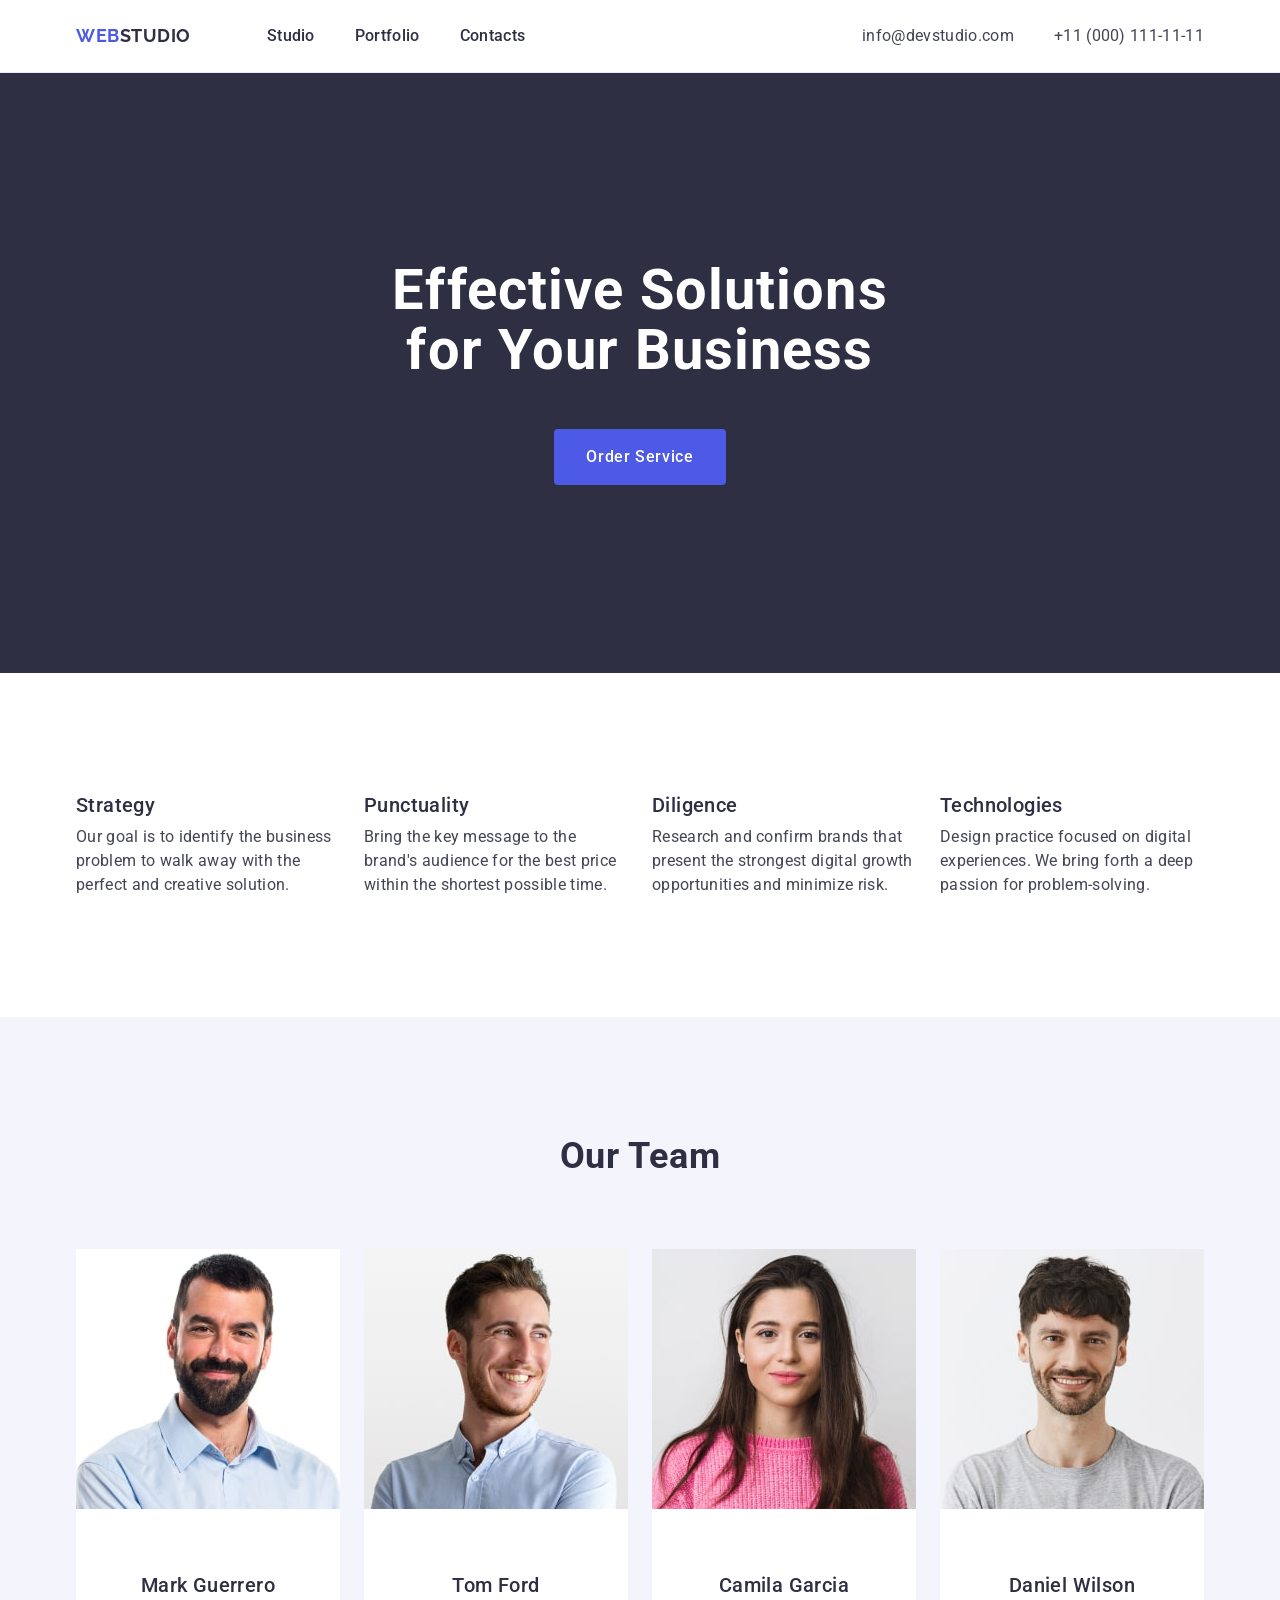
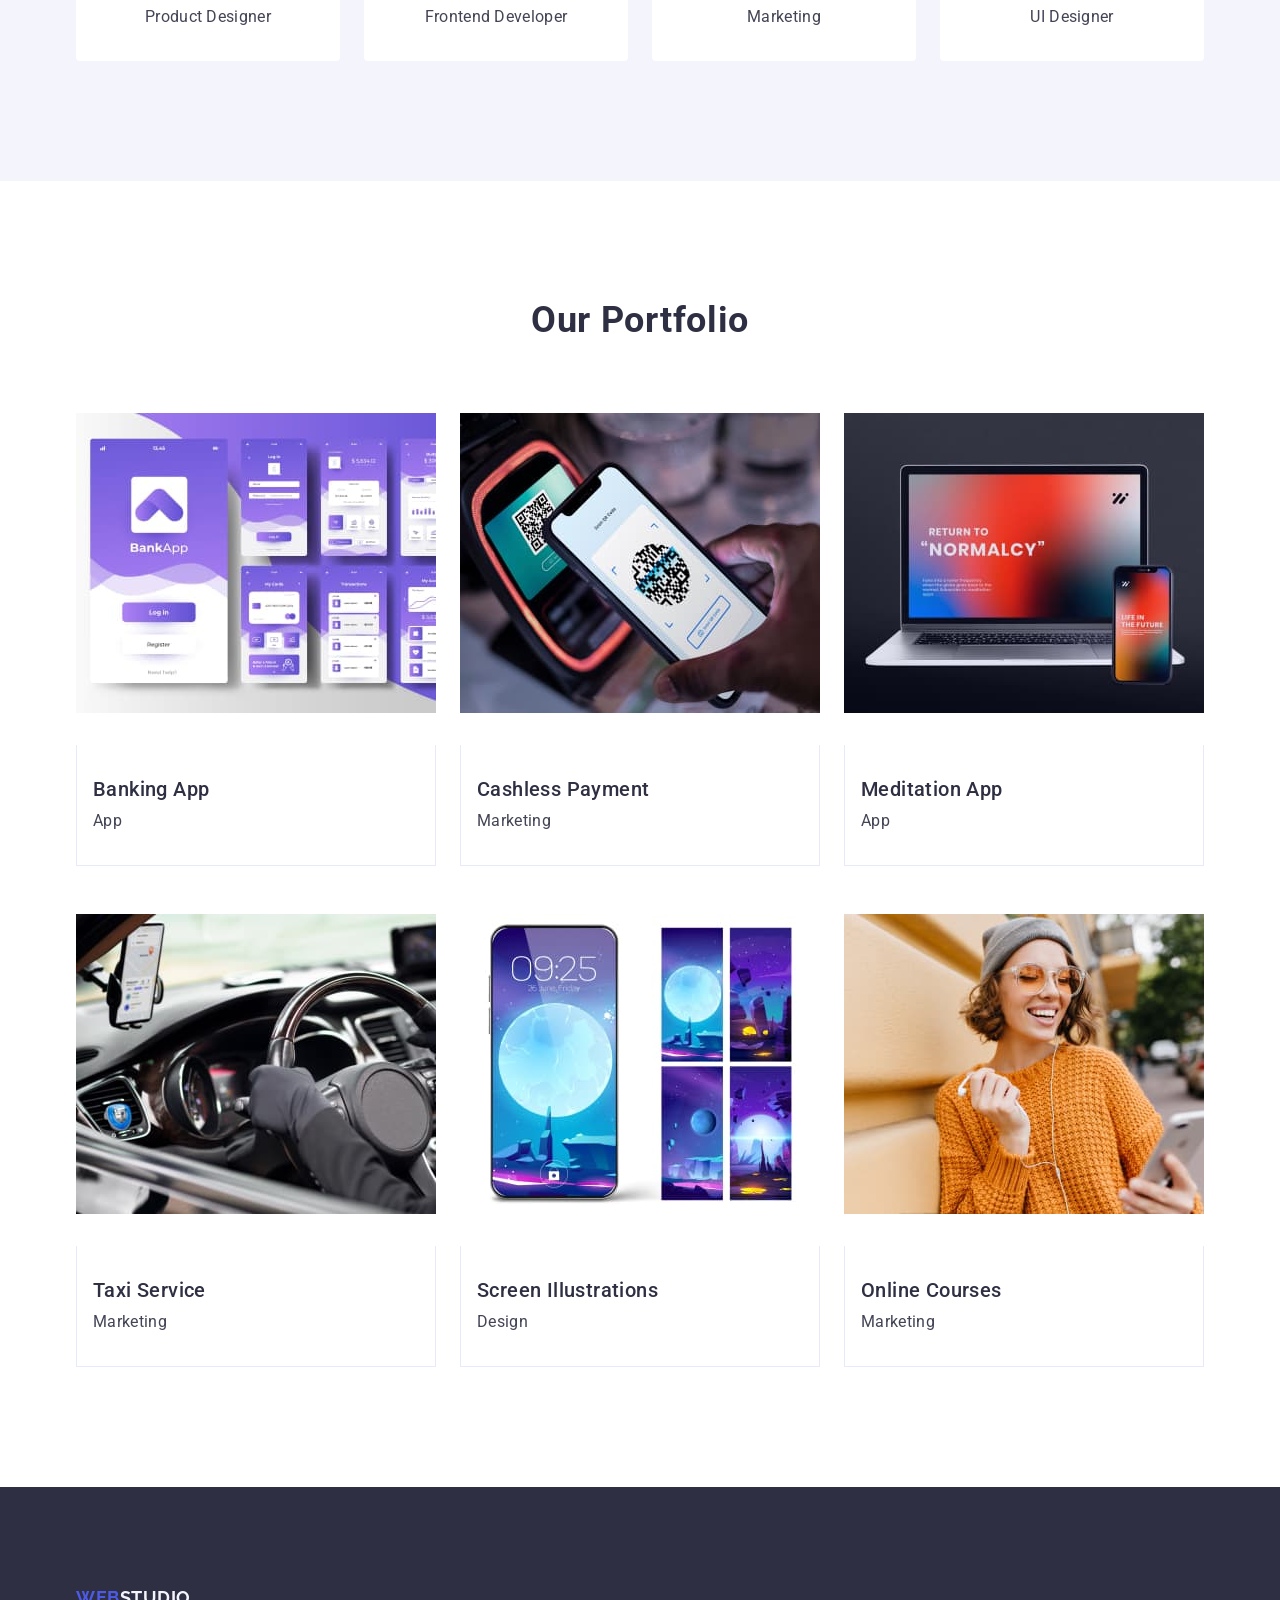
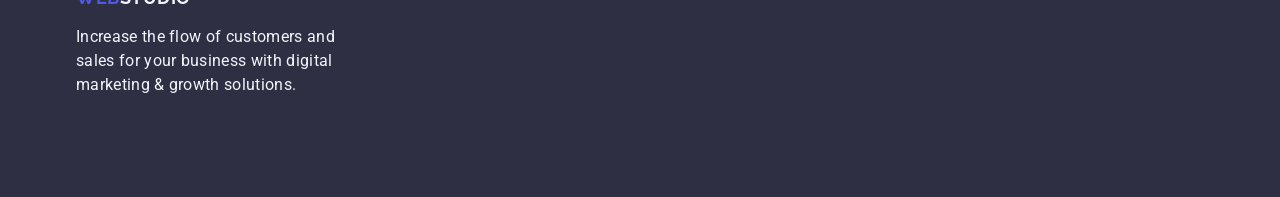
<file: index.html>
<!DOCTYPE html>
<html lang="en">
  <head>
    <meta charset="UTF-8" />
    <meta name="viewport" content="width=device-width, initial-scale=1.0" />
    <title>Web Studio</title>
    <link rel="preconnect" href="https://fonts.googleapis.com" />
    <link rel="preconnect" href="https://fonts.gstatic.com" crossorigin />
    <link
      href="https://fonts.googleapis.com/css2?family=Raleway:wght@700&family=Roboto:wght@400;500;700&display=swap"
      rel="stylesheet"
    />
    <link
      rel="stylesheet"
      href="https://cdn.jsdelivr.net/npm/modern-normalize@2.0.0/modern-normalize.min.css"
    />

    <link rel="stylesheet" href="./css/styles.css" />
  </head>
  <body>
    <!--Header-->
    <header class="header">
      <div class="container header-container">
        <nav class="header-navigation">
          <a class="header-logo" href="./index.html"
            >Web<span class="header-logo-span">Studio</span></a
          >
          <ul class="header-menu-list">
            <li class="header-menu-item">
              <a class="header-menu-link" href="./index.html">Studio</a>
            </li>
            <li class="header-menu-item">
              <a class="header-menu-link" href="">Portfolio</a>
            </li>
            <li class="header-menu-item">
              <a class="header-menu-link" href="">Contacts</a>
            </li>
          </ul>
        </nav>
        <address class="address-list">
          <ul class="address-menu-list">
            <li class="addres-menu-item">
              <a class="address-menu-link" href="mailto:info@devstudio.com"
                >info@devstudio.com</a
              >
            </li>
            <li class="addres-menu-item">
              <a class="address-menu-link" href="tel:+110001111111"
                >+11 (000) 111-11-11</a
              >
            </li>
          </ul>
        </address>
      </div>
    </header>

    <main>
      <!--First Section-->
      <section class="hero">
        <div class="container">
          <h1 class="hero-title">Effective Solutions for Your Business</h1>
          <button class="hero-btn" type="button">Order Service</button>
        </div>
      </section>

      <!--Second section-->
      <section class="features">
        <div class="container">
          <h2 class="visually-hidden">Our features</h2>
          <ul class="features-menu-list">
            <li class="features-menu-item">
              <h3 class="features-menu-subtitle">Strategy</h3>
              <p class="features-menu-text">
                Our goal is to identify the business problem to walk away with
                the perfect and creative solution.
              </p>
            </li>
            <li class="features-menu-item">
              <h3 class="features-menu-subtitle">Punctuality</h3>
              <p class="features-menu-text">
                Bring the key message to the brand's audience for the best price
                within the shortest possible time.
              </p>
            </li>
            <li class="features-menu-item">
              <h3 class="features-menu-subtitle">Diligence</h3>
              <p class="features-menu-text">
                Research and confirm brands that present the strongest digital
                growth opportunities and minimize risk.
              </p>
            </li>
            <li class="features-menu-item">
              <h3 class="features-menu-subtitle">Technologies</h3>
              <p class="features-menu-text">
                Design practice focused on digital experiences. We bring forth a
                deep passion for problem-solving.
              </p>
            </li>
          </ul>
        </div>
      </section>

      <!--Third cection-->
      <section class="team">
        <div class="container">
          <h2 class="team-title">Our Team</h2>
          <ul class="team-menu-list">
            <li class="team-menu-item">
              <img
                class="team-menu-img"
                src="./images/img1.jpg"
                alt="man with a dark beard in a light blue shirt"
                width="264"
              />
              <div class="team-menu-name">
                <h3 class="team-menu-subtitle">Mark Guerrero</h3>
                <p class="team-menu-text">Product Designer</p>
              </div>
            </li>
            <li class="team-menu-item">
              <img
                class="team-menu-img"
                src="./images/img2.jpg"
                alt="man with blond hair and beautiful smile"
                width="264"
              />
              <div class="team-menu-name">
                <h3 class="team-menu-subtitle">Tom Ford</h3>
                <p class="team-menu-text">Frontend Developer</p>
              </div>
            </li>
            <li class="team-menu-item">
              <img
                class="team-menu-img"
                src="./images/img3.jpg"
                alt="woman in a pink jacket with long dark hair"
                width="264"
              />
              <div class="team-menu-name">
                <h3 class="team-menu-subtitle">Camila Garcia</h3>
                <p class="team-menu-text">Marketing</p>
              </div>
            </li>
            <li class="team-menu-item">
              <img
                class="team-menu-img"
                src="./images/img4.jpg"
                alt="young smiling guy in a gray jacket"
                width="264"
              />
              <div class="team-menu-name">
                <h3 class="team-menu-subtitle">Daniel Wilson</h3>
                <p class="team-menu-text">UI Designer</p>
              </div>
            </li>
          </ul>
        </div>
      </section>

      <!--Fourth cection-->
      <section class="portfolio" id="portfolio">
        <div class="container">
          <h2 class="portfolio-title">Our Portfolio</h2>
          <ul class="portfolio-menu-list">
            <li class="portfolio-menu-item">
              <img
                class="portfolio-menu-img"
                src="./images/portfolio1.jpg"
                alt="bank app"
                width="360"
                height="300"
              />
              <div class="portfolio-menu-name">
                <h3 class="portfolio-menu-subtitle">Banking App</h3>
                <p class="portfolio-menu-text">App</p>
              </div>
            </li>
            <li class="portfolio-menu-item">
              <img
                class="portfolio-menu-img"
                src="./images/portfolio2.jpg"
                alt="qr scanner "
                width="360"
                height="300"
              />
              <div class="portfolio-menu-name">
                <h3 class="portfolio-menu-subtitle">Cashless Payment</h3>
                <p class="portfolio-menu-text">Marketing</p>
              </div>
            </li>
            <li class="portfolio-menu-item">
              <img
                class="portfolio-menu-img"
                src="./images/portfolio3.jpg"
                alt="notebook and phone"
                width="360"
                height="300"
              />
              <div class="portfolio-menu-name">
                <h3 class="portfolio-menu-subtitle">Meditation App</h3>
                <p class="portfolio-menu-text">App</p>
              </div>
            </li>
            <li class="portfolio-menu-item">
              <img
                class="portfolio-menu-img"
                src="./images/portfolio4.jpg"
                alt="car inside"
                width="360"
                height="300"
              />
              <div class="portfolio-menu-name">
                <h3 class="portfolio-menu-subtitle">Taxi Service</h3>
                <p class="portfolio-menu-text">Marketing</p>
              </div>
            </li>
            <li class="portfolio-menu-item">
              <img
                class="portfolio-menu-img"
                src="./images/portfolio5.jpg"
                alt="screen photo "
                width="360"
                height="300"
              />
              <div class="portfolio-menu-name">
                <h3 class="portfolio-menu-subtitle">Screen Illustrations</h3>
                <p class="portfolio-menu-text">Design</p>
              </div>
            </li>
            <li class="portfolio-menu-item">
              <img
                class="portfolio-menu-img"
                src="./images/portfolio6.jpg"
                alt="beautiful girl"
                width="360"
                height="300"
              />
              <div class="portfolio-menu-name">
                <h3 class="portfolio-menu-subtitle">Online Courses</h3>
                <p class="portfolio-menu-text">Marketing</p>
              </div>
            </li>
          </ul>
        </div>
      </section>
    </main>

    <!--Footer-->
    <footer class="footer">
      <div class="container">
        <a class="footer-logo" href="./index.html"
          >Web<span class="footer-logo-span">Studio</span></a
        >
        <p class="footer-text">
          Increase the flow of customers and sales for your business with
          digital marketing & growth solutions.
        </p>
      </div>
    </footer>
  </body>
</html>
</file>
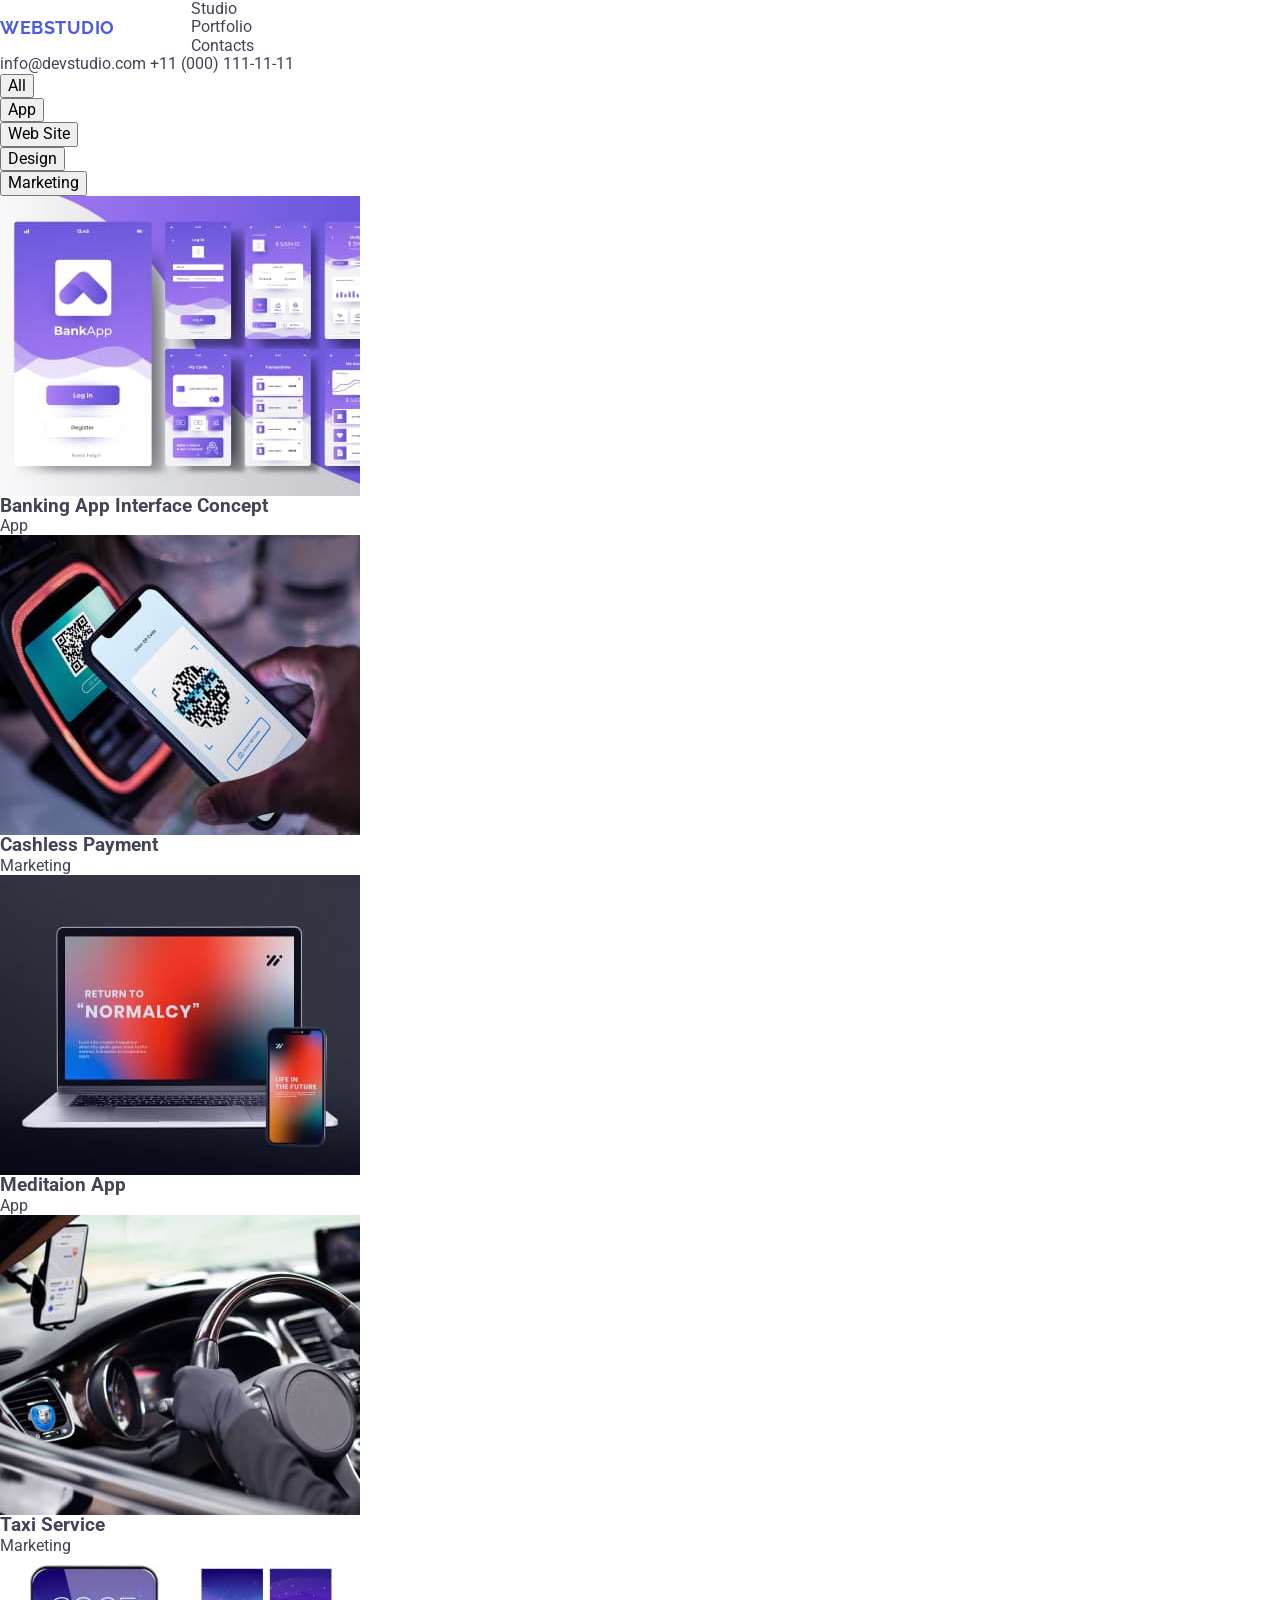
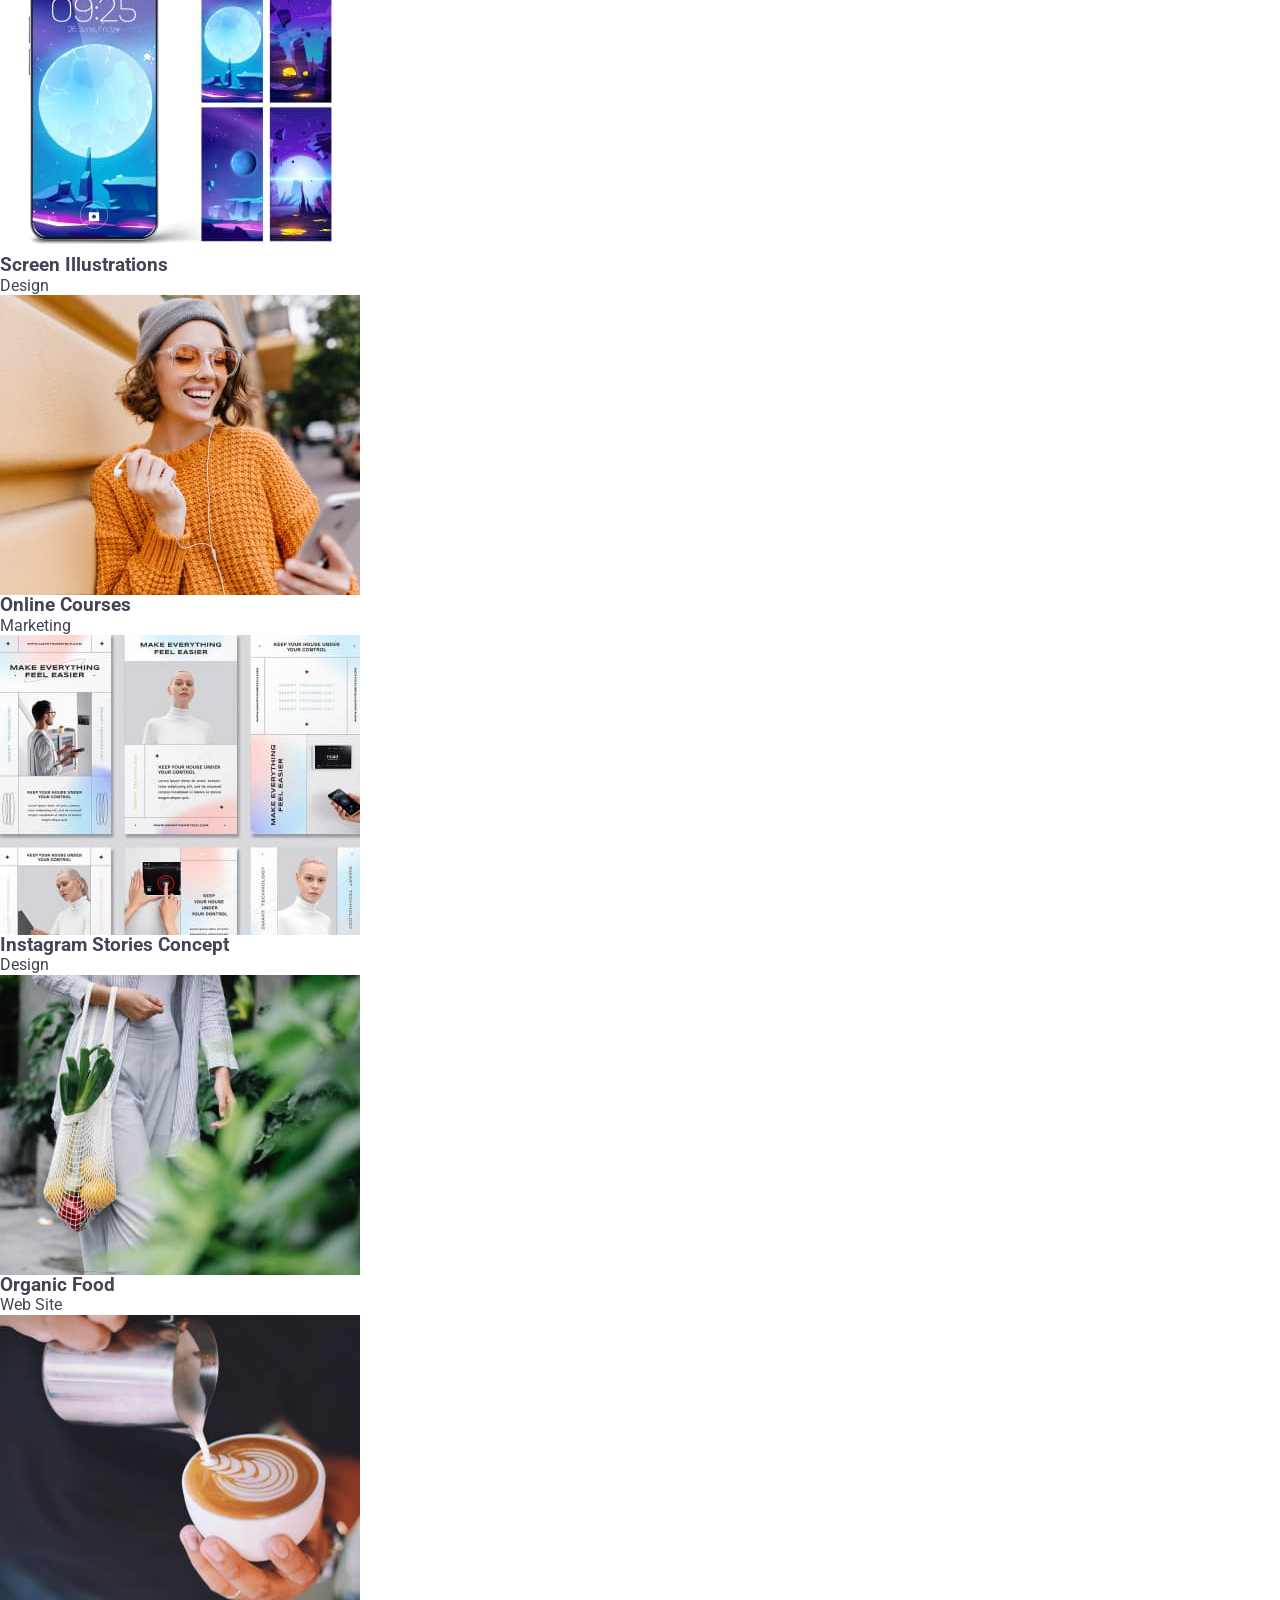
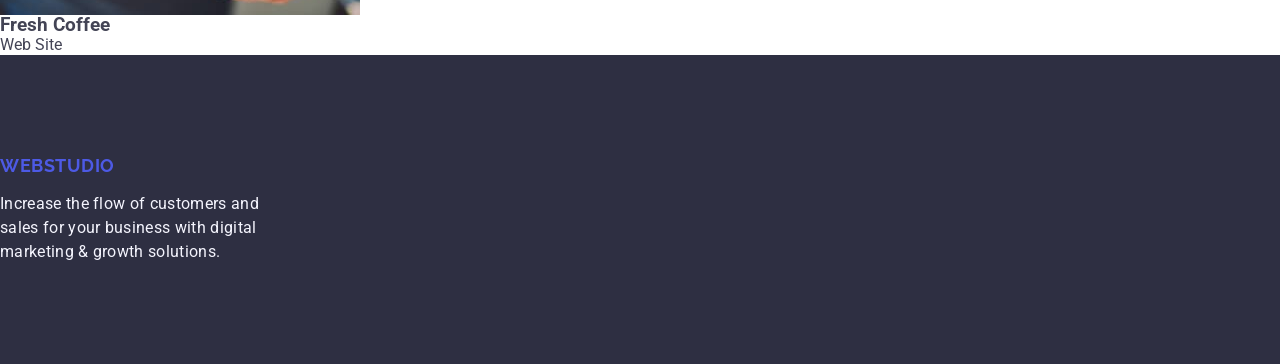
<file: portfolio.html>
<!DOCTYPE html>
<html lang="en">
<head>
    <meta charset="UTF-8">
    <meta http-equiv="X-UA-Compatible" content="IE=edge">
    <meta name="viewport" content="width=device-width, initial-scale=1.0">
    <title>WebStudio</title>
    <link rel="preconnect" href="https://fonts.googleapis.com">
    <link rel="preconnect" href="https://fonts.gstatic.com" crossorigin>
    <link href="https://fonts.googleapis.com/css2?family=Raleway:wght@800&family=Roboto:wght@400;500;700;900&display=swap" rel="stylesheet">
    <link rel="stylesheet" href="https://cdnjs.cloudflare.com/ajax/libs/modern-normalize/1.1.0/modern-normalize.min.css" integrity="sha512-wpPYUAdjBVSE4KJnH1VR1HeZfpl1ub8YT/NKx4PuQ5NmX2tKuGu6U/JRp5y+Y8XG2tV+wKQpNHVUX03MfMFn9Q==" crossorigin="anonymous" referrerpolicy="no-referrer" />
    <link rel="stylesheet" href="./css/styles.css">
</head>
<body class="">
    <!--Page 2 header -->
    <header class="header-section">
    <!-- Logo text, navigation and contakts-->
            <div class="conteiner">
                <nav class="header-navigation">
                    <a href="" class="header-logo link">Web<span class="span-logo">Studio</span></a>
                        <ul class="header-list list">
                          <li class="header-item"><a class="header-link link" href="./index.html">Studio</a></li>
                          <li class="header-item"><a class="header-link link" href="./portfolio.html">Portfolio</a></li>
                          <li class="header-item"><a class="header-link link" href="">Contacts</a></li>
                        </ul>   
                </nav>
                 <a class="header-mail link" href="">info@devstudio.com</a>
                 <a class="header-tel link" href="tel:+110001111111">+11 (000) 111-11-11</a> 
            </div>
    </header>
        <!--Section 1 page 2 -->
        <main class="all-page">
        <section class="">
           <div class="conteiner">
                <h1 class="navigation visually-hidden">Navigation</h1>
                <ul class="list-button list">
                    <li class="list-button-item">
                        <button class="btn" type="button">All</button></li>
                    <li class="list-button-item">
                        <button class="btn" type="button">App</button></li>
                    <li class="list-button-item">
                        <button class="btn" type="button">Web Site</button></li>
                    <li class="list-button-item">
                        <button class="btn" type="button">Design</button></li>
                    <li class="list-button-item">
                        <button class="btn" type="button">Marketing</button></li>
                </ul>
           </div>
        </section>
        <!-- Section 2 page 2 -->
        <section class="">
            <div class="conteiner">
                <h2 class="title visually-hidden">All menu</h2>
                <ul class="list-menu list">
                    <li class="list-menu-item">
                        <img class="" src="./img/img1all.jpg" alt="application icon list" width="360">
                        <h3 class="list-menu-title">Banking App Interface Concept</h3>
                        <p class="list-menu-text">App</p>
                    </li>
                   <li class="list-menu-item">
                        <img class="" src="./img/img2all.jpg" alt="scan qr-code with phone" width="360">
                        <h3 class="list-menu-title">Cashless Payment</h3>
                        <p class="list-menu-text">Marketing</p>
                   </li>
                    <li class="list-menu-item">
                        <img class="" src="./img/img3all.jpg" alt="website on laptop and phone" width="360">
                        <h3 class="list-menu-title">Meditaion App</h3>
                        <p class="list-menu-text">App</p>
                    </li>
                    <li class="list-menu-item">
                        <img class="" src="./img/img4all.jpg" alt="phone app in the car" width="360">
                        <h3 class="list-menu-title">Taxi Service</h3>
                        <p class="list-menu-text">Marketing</p>
                    </li>
                    <li class="list-menu-item">
                        <img class="" src="./img/img5all.jpg" alt="Phone with different screensavers for your phone" width="360">
                        <h3 class="list-menu-title">Screen Illustrations</h3>
                        <p class="list-menu-text">Design</p>
                    </li>
                    <li class="list-menu-item">
                        <img class="" src="./img/img6all.jpg" alt="happy girl in orange sweater and gray cap" width="360">
                        <h3 class="list-menu-title">Online Courses</h3>
                        <p class="list-menu-text">Marketing</p>
                    </li>
                    <li class="list-menu-item">
                        <img class="" src="./img/img7all.jpg" alt="layouts instagram stories " width="360">
                        <h3 class="list-menu-title">Instagram Stories Concept</h3>
                        <p class="list-menu-text">Design</p>
                    </li>
                    <li class="list-menu-item">
                        <img class="" src="./img/img8all.jpg" alt="body of a woman with a bag of vegetables" width="360">
                        <h3 class="list-menu-title">Organic Food</h3>
                        <p class="list-menu-text">Web Site</p>
                    </li>
                    <li class="list-menu-item">
                        <img class="" src="./img/img9all.jpg" alt="cup of coffe cappuccino" width="360">
                        <h3 class="list-menu-title">Fresh Coffee</h3>
                        <p class="list-menu-text">Web Site</p>
                    </li>
                </ul>
            </div>
        </section>
        </main>
         <!-- footer -->
         <footer class="footer">
            <div class="conteiner">
                <a href="" class="footer-logo link">Web<span class="span-footer-logo">Studio</span></a>
                <p class="footer-text">Increase the flow of customers and sales for your business with digital marketing & growth solutions.</p>
            </div>
        </footer>
    </body>
    </html>
</file>
<file: css/styles.css>
body {
  font-family: "Roboto", sans-serif;
  color: #434455;
  background: #fff;
}

p,
h1,
h2,
h3,
h4,
h5,
h6 {
  margin-top: 0;
  margin-bottom: 0;
}

ul {
  list-style: none;
  margin-top: 0;
  margin-bottom: 0;
  padding-left: 0;
}

a {
  text-decoration: none;
  color: currentColor;
}

button {
  cursor: pointer;
}

img {
  display: block;
}

address {
  font-style: normal;
}

.container {
  width: 1158px;
  padding-right: 15px;
  padding-left: 15px;
  margin: 0 auto;
  /* outline: 2px solid red; */
}

/* ====================HEADER======================== */

.header {
  padding-top: 24px;
  padding-bottom: 24px;
  border-bottom: 1px solid #e7e9fc;
}

.header-container {
  display: flex;
  align-items: center;
}

.header-navigation {
  display: flex;
  align-items: center;
  margin-right: auto;
  /* flex-grow: 1;
  justify-content: space-between; */
}

.header-logo {
  font-family: "Raleway", sans-serif;
  color: #4d5ae5;
  font-size: 18px;
  font-weight: 700;
  line-height: 1.17; /* 116.667% */
  letter-spacing: 0.03em;
  text-transform: uppercase;
  margin-right: 76px;
}

.header-logo-span {
  font-family: "Raleway", sans-serif;
  color: #2e2f42;
  font-family: Raleway;
  font-size: 18px;
  font-weight: 700;
  line-height: 1.17; /* 116.667% */
  letter-spacing: 0.03em;
  text-transform: uppercase;
}

.header-menu-list {
  display: flex;
  gap: 40px;
}

.header-menu-item {
}

.header-menu-link {
  font-size: 16px;
  font-weight: 500;
  line-height: 1.5; /* 150% */
  letter-spacing: 0.02em;
  color: #2e2f42;
  padding-top: 24px;
  padding-bottom: 24px;
}

.header-menu-link:hover,
.header-menu-link:focus {
  color: #404bbf;
}

.address-list {
  font-style: normal;
}

.address-menu-list {
  display: flex;
  gap: 40px;
}

.addres-menu-item {
}

.address-menu-link {
  font-size: 16px;
  font-weight: 400;
  line-height: 1.5; /* 150% */
  letter-spacing: 0.02em;
  color: #434455;
}

.address-menu-link:hover,
.address-menu-link:focus {
  color: #404bbf;
}

/* ============================================== */

/* ===================FIRST SECTION============== */

.hero {
  background-color: #2e2f42;
  padding-top: 188px;
  padding-bottom: 188px;
}
.hero-title {
  color: var(--WHITE, #fff);
  text-align: center;
  font-size: 56px;
  font-weight: 700;
  line-height: 1.07;
  letter-spacing: 0.02em;
  max-width: 496px;
  margin: 0 auto;
  margin-bottom: 48px;
}
.hero-btn {
  color: var(--WHITE, #fff);
  font-family: inherit;
  font-size: 16px;
  font-weight: 500;
  line-height: 24px;
  letter-spacing: 0.64px;
  cursor: pointer;
  background-color: #4d5ae5;
  display: block;
  min-width: 169px;
  height: 56px;
  border: none;
  padding: 16px 32px;
  border-radius: 4px;
  margin: 0 auto; /*!Чи потрібна у кнопці ця властивість?*/
}

.hero-btn:hover,
.hero-btn:focus {
  background-color: #404bbf;
}

/* ============================================== */

/* ==================SECOND SECTION============== */

.features {
  padding-top: 120px;
  padding-bottom: 120px;
}

.visually-hidden {
  position: absolute;
  width: 1px;
  height: 1px;
  margin: -1px;
  border: 0;
  padding: 0;

  white-space: nowrap;
  clip-path: inset(100%);
  clip: rect(0 0 0 0);
  overflow: hidden;
}

.features-menu-list {
  display: flex;
  gap: 24px;
}

.features-menu-item {
  width: calc((100% - 3 * 24px) / 4);
}

.features-menu-subtitle {
  color: #2e2f42;
  font-size: 20px;
  font-weight: 500;
  line-height: 1.2; /* 120% */
  letter-spacing: 0.02em;
  margin-bottom: 8px;
}
.features-menu-text {
  color: #434455;
  font-size: 16px;
  line-height: 1.5; /* 150% */
  letter-spacing: 0.02em;
}

/* ============================================== */

/* ==============THIRD SECTION================= */

.team {
  background-color: #f4f4fd;
  padding-top: 120px;
  padding-bottom: 120px;
}
.team-title {
  color: #2e2f42;
  text-align: center;
  font-size: 36px;
  font-weight: 700;
  line-height: 1.11; /* 111.111% */
  letter-spacing: 0.02em;
  text-transform: capitalize;
  margin-bottom: 72px;
}
.team-menu-list {
  background-color: #f4f4fd;
  display: flex;
  gap: 24px;
  align-items: center;
}
.team-menu-item {
  background-color: #ffffff;
  width: calc((100% - 3 * 24px) / 4);
  border-radius: 0px 0px 4px 4px;
}
.team-menu-img {
  margin-bottom: 32px;
}

.team-menu-name {
  padding: 32px 0;
}

.team-menu-subtitle {
  color: #2e2f42;
  text-align: center;
  font-size: 20px;
  font-weight: 500;
  line-height: 1.2; /* 120% */
  letter-spacing: 0.02em;
  margin-bottom: 8px;
  text-align: center;
}
.team-menu-text {
  color: #434455;
  text-align: center;
  font-size: 16px;
  line-height: 1.5; /* 150% */
  letter-spacing: 0.02em;
  text-align: center;
}

/* ================================================ */

/* ==============FOURTH SECTION==================== */

.portfolio {
  padding-top: 120px;
  padding-bottom: 120px;
}
.portfolio-title {
  color: #2e2f42;
  text-align: center;
  font-size: 36px;
  font-weight: 700;
  line-height: 1.11; /* 111.111% */
  letter-spacing: 0.02em;
  text-transform: capitalize;
  margin-bottom: 72px;
}

.portfolio-menu-list {
  display: flex;
  flex-wrap: wrap;
  column-gap: 24px;
  row-gap: 48px;
}

.portfolio-menu-item {
  width: calc((100% - 2 * 24px) / 3);
  border-radius: 0px 0px 4px 4px;
}
.portfolio-menu-img {
  margin-bottom: 32px;
}

.portfolio-menu-name {
  padding: 32px 16px;
  border: 1px solid #e7e9fc;
  border-top: none;
}

.portfolio-menu-subtitle {
  color: #2e2f42;
  font-size: 20px;
  font-weight: 500;
  line-height: 1.2; /* 120% */
  letter-spacing: 0.02em;
  margin-bottom: 8px;
}
.portfolio-menu-text {
  color: #434455;
  font-size: 16px;
  line-height: 1.5;
  letter-spacing: 0.02em;
}

/* ================================================ */

/* =====================FOOTER===================== */

.footer {
  background: #2e2f42;
  padding-top: 100px;
  padding-bottom: 100px;
}
.footer-logo {
  font-family: "Raleway", sans-serif;
  color: #4d5ae5;
  font-size: 18px;
  font-weight: 700;
  line-height: 1.17; /* 116.667% */
  letter-spacing: 0.03em;
  text-transform: uppercase;
  margin-bottom: 16px;
  display: inline-block;
}
.footer-logo-span {
  font-family: "Raleway", sans-serif;
  color: #f4f4fd;
  font-size: 18px;
  font-weight: 700;
  line-height: 1.16; /* 116.667% */
  letter-spacing: 0.03em;
  text-transform: uppercase;
  margin-bottom: 17.5px;
}
.footer-text {
  color: #f4f4fd;
  font-size: 16px;
  line-height: 1.5; /* 150% */
  letter-spacing: 0.02em;
  max-width: 264px;
}

/* ================================================ */
</file>
